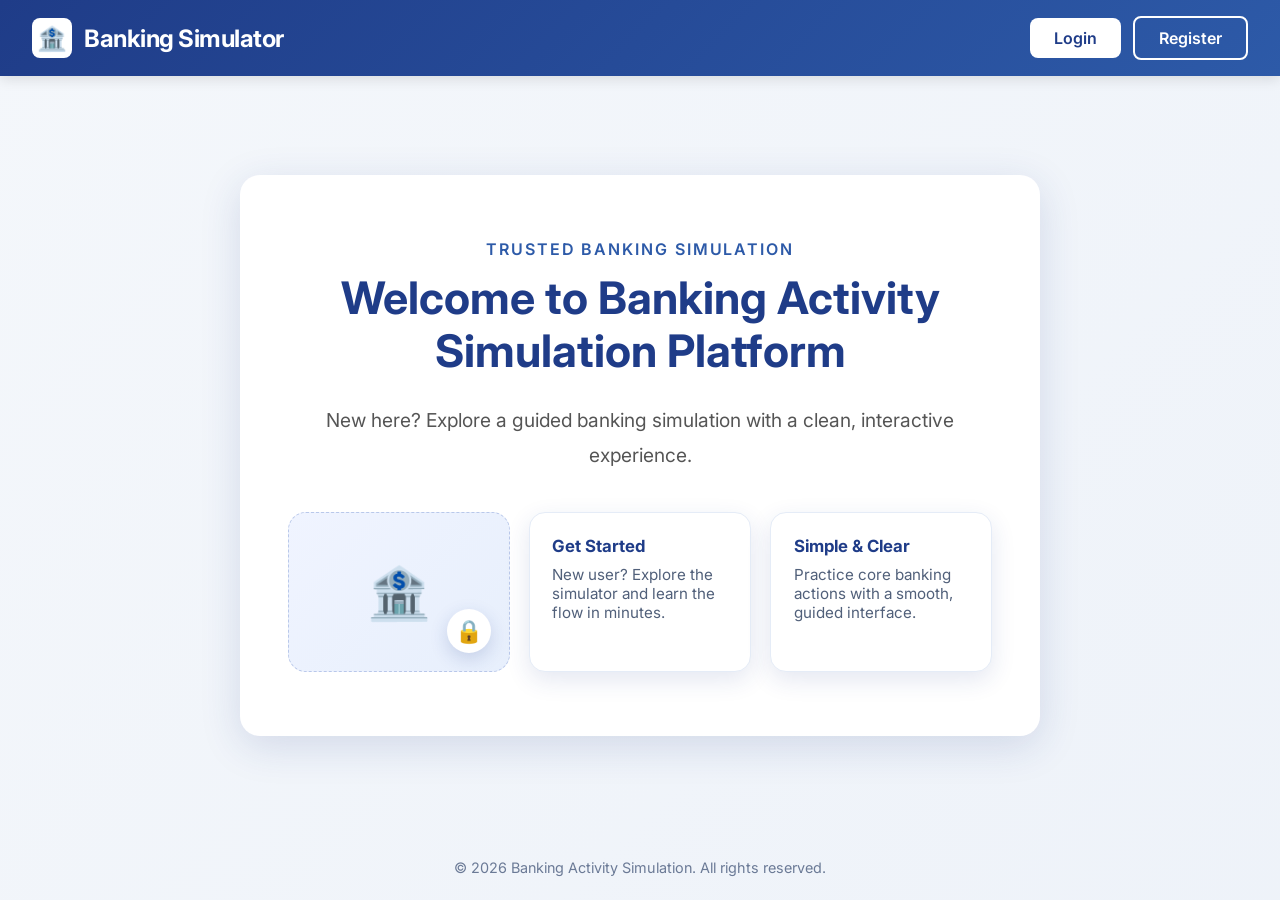
<file: target/classes/public/index.html>
<!DOCTYPE html>
<html lang="en">
<head>
    <meta charset="UTF-8">
    <meta name="viewport" content="width=device-width, initial-scale=1.0">
    <title>Banking Simulator - Home</title>
    <link rel="stylesheet" href="style.css">
    <style>
        /* Landing Page Specific Styles */
        .landing-page {
            min-height: 100vh;
            display: flex;
            flex-direction: column;
            background: linear-gradient(135deg, #f4f7fb 0%, #e8eef7 100%);
            background-size: 200% 200%;
            animation: gradientDrift 12s ease-in-out infinite;
        }

        /* Navigation Bar */
        .navbar {
            background: linear-gradient(135deg, #1f3c88 0%, #2d5aa8 100%);
            padding: 1rem 2rem;
            display: flex;
            justify-content: space-between;
            align-items: center;
            box-shadow: 0 4px 12px rgba(0, 0, 0, 0.1);
        }

        .navbar-left {
            display: flex;
            align-items: center;
            gap: 12px;
        }

        .bank-logo {
            width: 40px;
            height: 40px;
            background: white;
            border-radius: 8px;
            display: flex;
            align-items: center;
            justify-content: center;
            font-size: 24px;
        }

        .navbar-brand {
            color: white;
            font-size: 1.5rem;
            font-weight: 700;
            letter-spacing: -0.5px;
        }

        .navbar-right {
            display: flex;
            gap: 12px;
            align-items: center;
        }

        .nav-btn {
            padding: 10px 24px;
            border: none;
            border-radius: 8px;
            font-size: 1rem;
            font-weight: 600;
            cursor: pointer;
            transition: all 0.3s ease;
            text-decoration: none;
            display: inline-block;
        }

        .btn-login {
            background: white;
            color: #1f3c88;
        }

        .btn-login:hover {
            background: #f0f4ff;
            transform: translateY(-2px);
            box-shadow: 0 4px 12px rgba(255, 255, 255, 0.3);
        }

        .btn-register {
            background: transparent;
            color: white;
            border: 2px solid white;
        }

        .btn-register:hover {
            background: white;
            color: #1f3c88;
            transform: translateY(-2px);
            box-shadow: 0 4px 12px rgba(255, 255, 255, 0.3);
        }

        .btn-logout {
            background: #ff4757;
            color: white;
        }

        .btn-logout:hover {
            background: #ee2b3c;
            transform: translateY(-2px);
            box-shadow: 0 4px 12px rgba(255, 71, 87, 0.3);
        }

        /* Hero Section */
        .hero-section {
            flex: 1;
            display: flex;
            align-items: center;
            justify-content: center;
            padding: 2rem;
        }

        .hero-content {
            max-width: 800px;
            text-align: center;
            background: white;
            padding: 4rem 3rem;
            border-radius: 20px;
            box-shadow: 0 10px 40px rgba(31, 60, 136, 0.15);
            animation: slideUpFade 0.8s ease both;
        }

        .hero-subtitle {
            font-size: 1rem;
            letter-spacing: 0.12em;
            text-transform: uppercase;
            color: #2d5aa8;
            font-weight: 600;
            margin-bottom: 0.8rem;
        }

        .hero-title {
            font-size: 2.8rem;
            color: #1f3c88;
            margin-bottom: 1.5rem;
            font-weight: 700;
            line-height: 1.2;
        }

        .hero-description {
            font-size: 1.2rem;
            color: #555;
            line-height: 1.8;
            margin-bottom: 1rem;
        }

        .features-list {
            display: flex;
            flex-wrap: wrap;
            justify-content: center;
            gap: 1rem;
            margin-top: 2rem;
        }

        .home-extras {
            margin-top: 2.5rem;
            display: grid;
            grid-template-columns: repeat(auto-fit, minmax(220px, 1fr));
            gap: 1.2rem;
        }

        .extra-card {
            background: #ffffff;
            border-radius: 16px;
            padding: 1.4rem;
            text-align: left;
            box-shadow: 0 8px 24px rgba(31, 60, 136, 0.12);
            border: 1px solid #e5ecf7;
            transition: transform 0.3s ease, box-shadow 0.3s ease;
        }

        .extra-card:hover {
            transform: translateY(-4px);
            box-shadow: 0 12px 28px rgba(31, 60, 136, 0.18);
        }

        .extra-card h3 {
            color: #1f3c88;
            font-size: 1.05rem;
            margin-bottom: 0.6rem;
        }

        .extra-card p {
            text-align: left;
            margin-bottom: 0;
            color: #51607a;
            font-size: 0.95rem;
        }

        .illustration-card {
            display: flex;
            align-items: center;
            justify-content: center;
            min-height: 160px;
            background: linear-gradient(135deg, #f0f4ff 0%, #e7effc 100%);
            border-radius: 18px;
            border: 1px dashed #b9c8ea;
            position: relative;
            overflow: hidden;
        }

        .illustration-icon {
            font-size: 3.2rem;
            animation: floatUp 3s ease-in-out infinite;
        }

        .lock-badge {
            position: absolute;
            right: 18px;
            bottom: 18px;
            width: 44px;
            height: 44px;
            background: white;
            border-radius: 50%;
            display: flex;
            align-items: center;
            justify-content: center;
            font-size: 1.4rem;
            color: #1f3c88;
            box-shadow: 0 6px 18px rgba(31, 60, 136, 0.18);
            animation: pulseSoft 2.6s ease-in-out infinite;
        }

        .stat-row {
            display: flex;
            justify-content: space-between;
            gap: 1rem;
            margin-top: 1.5rem;
            flex-wrap: wrap;
        }

        .stat-pill {
            flex: 1;
            min-width: 140px;
            background: #f7f9fe;
            border-radius: 999px;
            padding: 0.7rem 1rem;
            font-weight: 600;
            color: #1f3c88;
            display: flex;
            align-items: center;
            justify-content: center;
            gap: 0.4rem;
            border: 1px solid #d9e3f6;
            transition: transform 0.3s ease;
            animation: slideUpFade 0.7s ease both;
        }

        .stat-pill:hover {
            transform: translateY(-2px);
        }

        .stat-row .stat-pill:nth-child(1) { animation-delay: 0.06s; }
        .stat-row .stat-pill:nth-child(2) { animation-delay: 0.12s; }
        .stat-row .stat-pill:nth-child(3) { animation-delay: 0.18s; }

        .page-footer {
            text-align: center;
            color: #6b7a96;
            padding: 1.5rem 1rem;
            margin-top: auto;
            font-size: 0.9rem;
        }

        .feature-item {
            background: linear-gradient(135deg, #f0f4ff 0%, #e8eef7 100%);
            padding: 0.8rem 1.5rem;
            border-radius: 12px;
            font-weight: 500;
            color: #1f3c88;
            border: 2px solid #d0dcf5;
            transition: all 0.3s ease;
            animation: slideUpFade 0.7s ease both;
        }

        .feature-item:hover {
            transform: translateY(-3px);
            box-shadow: 0 6px 20px rgba(31, 60, 136, 0.15);
        }

        .features-list .feature-item:nth-child(1) { animation-delay: 0.05s; }
        .features-list .feature-item:nth-child(2) { animation-delay: 0.1s; }
        .features-list .feature-item:nth-child(3) { animation-delay: 0.15s; }
        .features-list .feature-item:nth-child(4) { animation-delay: 0.2s; }
        .features-list .feature-item:nth-child(5) { animation-delay: 0.25s; }

        .home-extras > * {
            animation: slideUpFade 0.7s ease both;
        }

        .home-extras > :nth-child(1) { animation-delay: 0.05s; }
        .home-extras > :nth-child(2) { animation-delay: 0.12s; }
        .home-extras > :nth-child(3) { animation-delay: 0.18s; }

        /* Responsive Design */
        @media (max-width: 768px) {
            .navbar {
                padding: 1rem;
                flex-direction: column;
                gap: 1rem;
            }

            .navbar-brand {
                font-size: 1.3rem;
            }

            .navbar-right {
                width: 100%;
                justify-content: center;
            }

            .nav-btn {
                flex: 1;
                text-align: center;
            }

            .hero-content {
                padding: 2.5rem 1.5rem;
            }

            .hero-title {
                font-size: 2rem;
            }

            .hero-description {
                font-size: 1rem;
            }

            .features-list {
                flex-direction: column;
            }

            .feature-item {
                width: 100%;
            }

            .stat-row {
                flex-direction: column;
            }
        }

        @media (max-width: 480px) {
            .bank-logo {
                width: 32px;
                height: 32px;
                font-size: 20px;
            }

            .navbar-brand {
                font-size: 1.1rem;
            }

            .hero-title {
                font-size: 1.6rem;
            }

            .hero-description {
                font-size: 0.95rem;
            }
        }

        @keyframes floatUp {
            0%, 100% {
                transform: translateY(0);
            }
            50% {
                transform: translateY(-10px);
            }
        }

        @keyframes pulseSoft {
            0%, 100% {
                transform: scale(1);
                box-shadow: 0 6px 18px rgba(31, 60, 136, 0.18);
            }
            50% {
                transform: scale(1.06);
                box-shadow: 0 10px 26px rgba(31, 60, 136, 0.22);
            }
        }

        @keyframes gradientDrift {
            0% {
                background-position: 0% 50%;
            }
            50% {
                background-position: 100% 50%;
            }
            100% {
                background-position: 0% 50%;
            }
        }

        @keyframes slideUpFade {
            from {
                opacity: 0;
                transform: translateY(16px);
            }
            to {
                opacity: 1;
                transform: translateY(0);
            }
        }
    </style>
</head>
<body class="landing-page">
    <!-- Navigation Bar -->
    <nav class="navbar">
        <div class="navbar-left">
            <div class="bank-logo">🏦</div>
            <div class="navbar-brand">Banking Simulator</div>
        </div>
        <div class="navbar-right">
            <a href="/auth/login.html" class="nav-btn btn-login">Login</a>
            <a href="/auth/register.html" class="nav-btn btn-register">Register</a>
        </div>
    </nav>

    <!-- Hero Section -->
    <main class="hero-section">
        <div class="hero-content">
            <div class="hero-subtitle">Trusted Banking Simulation</div>
            <h1 class="hero-title">Welcome to Banking Activity Simulation Platform</h1>
            <p class="hero-description">
                New here? Explore a guided banking simulation with a clean, interactive experience.
            </p>
            <div class="home-extras">
                <div class="illustration-card">
                    <div class="illustration-icon">🏦</div>
                    <div class="lock-badge">🔒</div>
                </div>
                <div class="extra-card">
                    <h3>Get Started</h3>
                    <p>New user? Explore the simulator and learn the flow in minutes.</p>
                </div>
                <div class="extra-card">
                    <h3>Simple & Clear</h3>
                    <p>Practice core banking actions with a smooth, guided interface.</p>
                </div>
            </div>
        </div>
    </main>
    <footer class="page-footer">© 2026 Banking Activity Simulation. All rights reserved.</footer>
</body>
</html>
</file>
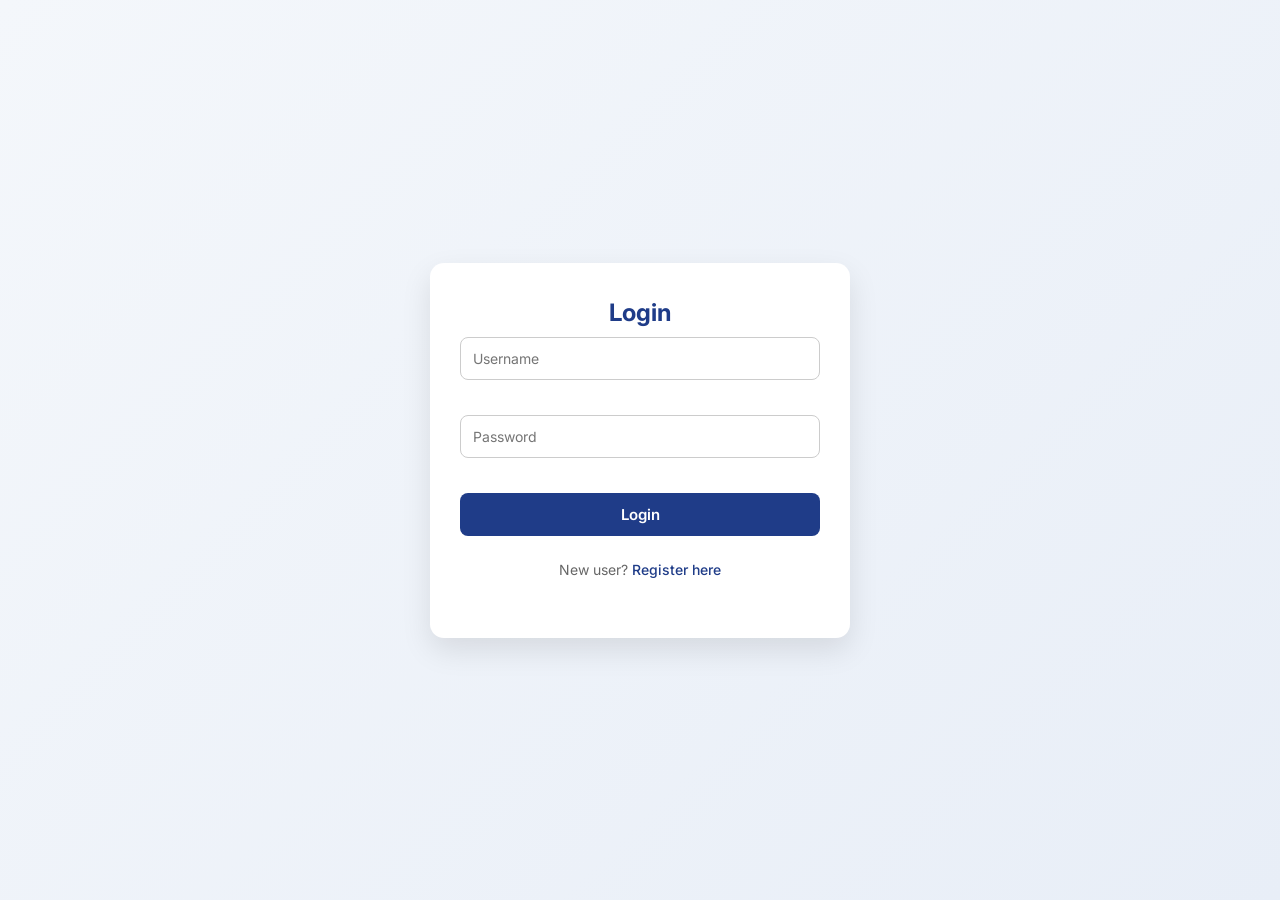
<file: target/classes/public/auth/login.html>
<!DOCTYPE html>
<html>
<head>
	 <title>Login</title>
	<link rel="stylesheet" href="auth.css">
	
   
</head>
<body>
  <div class="auth-container">
    <h2>Login</h2>

    <input type="text" id="username" placeholder="Username"><br><br>
    <input type="password" id="password" placeholder="Password"><br><br>

    <button onclick="login()">Login</button>

    <p id="msg" style="color:red;"></p>

    <p class="link">
      New user? <a href="register.html">Register here</a>
    </p>
  </div>

  <script src="auth.js"></script>
</body>

</html>
</file>
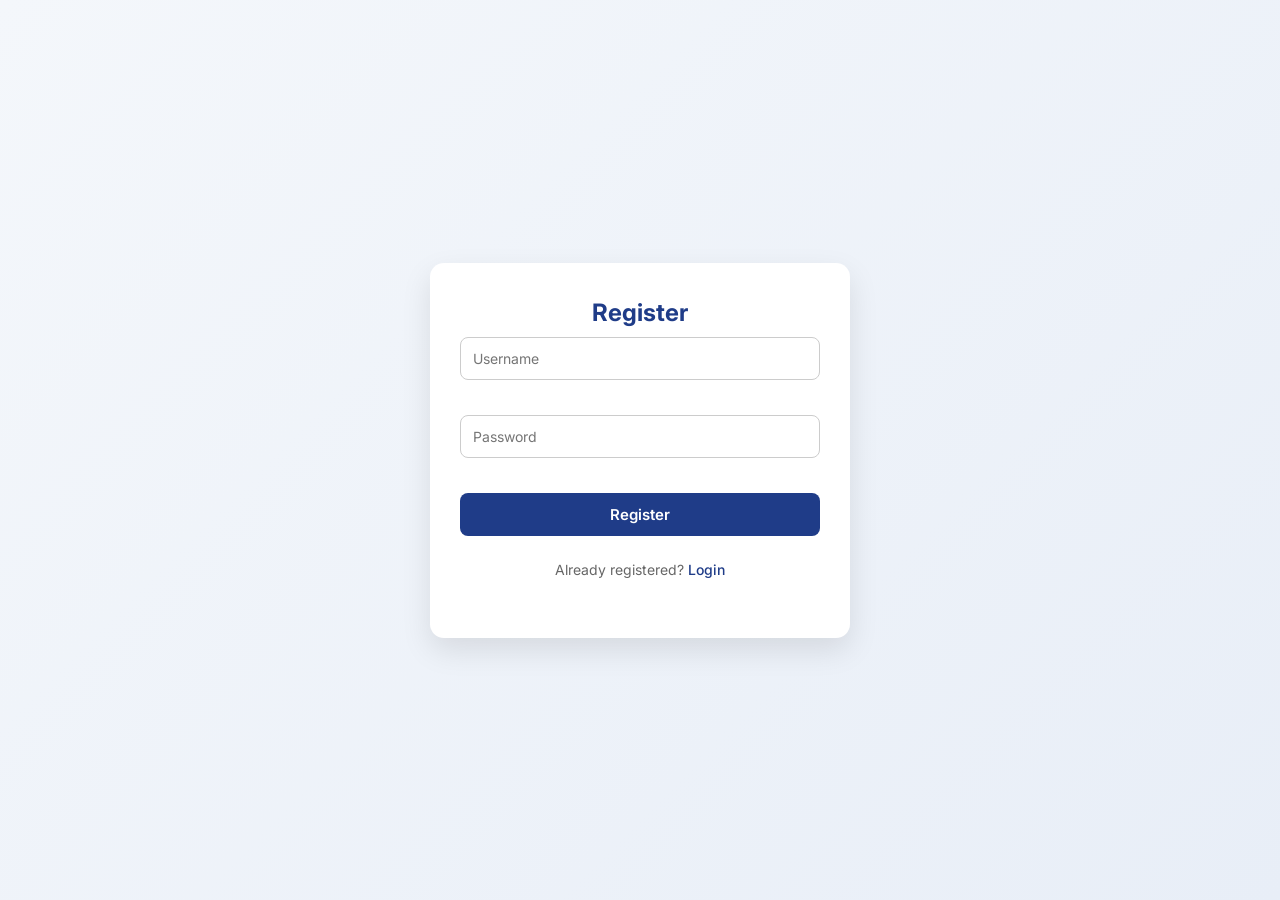
<file: target/classes/public/auth/register.html>
<!DOCTYPE html>
<html>
<head>
	<title>Register</title>
	<link rel="stylesheet" href="auth.css">
	
    
</head>
<body>
  <div class="auth-container">
    <h2>Register</h2>

    <input type="text" id="username" placeholder="Username"><br><br>
    <input type="password" id="password" placeholder="Password"><br><br>

    <button onclick="register()">Register</button>

    <p id="msg" style="color:green;"></p>

    <p class="link">
      Already registered? <a href="login.html">Login</a>
    </p>
  </div>

  <script src="auth.js"></script>
</body>

</html>
</file>
<file: target/classes/public/style.css>
/* body{
    font-family: Arial, Helvetica, sans-serif;
    margin: 20px;
}
button{
    margin: 5px;
    padding: 8px 12px;
    cursor: pointer;
}
.section{
    display: none;
    margin-top: :20px;

}
input{
    margin: 5px;
    padding: 8px;
} */

/* Google Font */
@import url('https://fonts.googleapis.com/css2?family=Inter:wght@400;500;600;700&display=swap');

/* Reset */
* {
    margin: 0;
    padding: 0;
    box-sizing: border-box;
    font-family: 'Inter', sans-serif;
}

/* Body */
body {
    background: linear-gradient(135deg, #f4f7fb, #e8eef7);
    color: #333;
    padding: 40px 20px;
}

body.dashboard-page,
body.landing-page {
    padding: 0;
    min-height: 100vh;
}

/* Navbar (Dashboard) */
.navbar {
    background: linear-gradient(135deg, #1f3c88 0%, #2d5aa8 100%);
    padding: 1rem 2rem;
    display: flex;
    justify-content: space-between;
    align-items: center;
    box-shadow: 0 4px 12px rgba(0, 0, 0, 0.1);
}

.navbar-left {
    display: flex;
    align-items: center;
    gap: 12px;
}

.bank-logo {
    width: 40px;
    height: 40px;
    background: white;
    border-radius: 8px;
    display: flex;
    align-items: center;
    justify-content: center;
    font-size: 24px;
}

.navbar-brand {
    color: white;
    font-size: 1.5rem;
    font-weight: 700;
    letter-spacing: -0.5px;
}

.navbar-right {
    display: flex;
    gap: 12px;
    align-items: center;
}

.nav-btn {
    padding: 10px 24px;
    border: none;
    border-radius: 8px;
    font-size: 1rem;
    font-weight: 600;
    cursor: pointer;
    transition: all 0.3s ease;
    text-decoration: none;
    display: inline-block;
}

.btn-logout {
    background: #ff4757;
    color: white;
}

.btn-logout:hover {
    background: #ee2b3c;
    transform: translateY(-2px);
    box-shadow: 0 4px 12px rgba(255, 71, 87, 0.3);
}

.dashboard-content {
    padding: 30px 20px 40px;
}

/* Headings */
h1 {
    text-align: center;
    margin-bottom: 10px;
    color: #1f3c88;
}

p {
    text-align: center;
    margin-bottom: 30px;
    color: #555;
}

/* Welcome Header */
.welcome-header {
    text-align: center;
    margin-bottom: 2.5rem;
    animation: slideUpFade 0.6s ease;
}

.welcome-header h1 {
    font-size: 2.2rem;
    margin-bottom: 0.8rem;
    font-weight: 700;
}

.welcome-header p {
    font-size: 1.1rem;
    color: #666;
    max-width: 600px;
    margin: 0 auto;
}

/* Action Grid */
.action-grid {
    display: grid;
    grid-template-columns: repeat(auto-fit, minmax(220px, 1fr));
    gap: 1rem;
    margin-bottom: 2rem;
    animation: slideUpFade 0.7s ease;
}

.action-btn {
    display: flex;
    flex-direction: column;
    align-items: center;
    justify-content: center;
    gap: 0.7rem;
    padding: 1.3rem 1rem;
    background: white;
    border: 2px solid transparent;
    border-radius: 12px;
    cursor: pointer;
    box-shadow: 0 4px 16px rgba(31, 60, 136, 0.1);
    transition: all 0.3s ease;
    font-size: 0.95rem;
    font-weight: 600;
    color: #1f3c88;
    text-decoration: none;
    position: relative;
    overflow: hidden;
}

.action-btn::before {
    content: '';
    position: absolute;
    top: 0;
    left: -100%;
    width: 100%;
    height: 3px;
    background: linear-gradient(90deg, #1f3c88, #2d5aa8);
    transition: left 0.3s ease;
}

.action-btn:hover {
    transform: translateY(-5px);
    box-shadow: 0 10px 24px rgba(31, 60, 136, 0.15);
    border-color: #d0dcf5;
}

.action-btn:hover::before {
    left: 0;
}

.action-btn:active {
    transform: translateY(-2px);
}

.btn-icon {
    font-size: 2.2rem;
    display: block;
    animation: floatUp 3s ease-in-out infinite;
}

.btn-text {
    font-size: 0.9rem;
    font-weight: 600;
    white-space: normal;
    text-align: center;
    line-height: 1.3;
}

/* Button Container (for backward compatibility) */
.button-container {
    display: flex;
    flex-wrap: wrap;
    justify-content: center;
    gap: 15px;
    margin-bottom: 30px;
}

/* Buttons */
button {
    background: #1f3c88;
    color: white;
    border: none;
    padding: 12px 18px;
    border-radius: 8px;
    cursor: pointer;
    font-size: 14px;
    font-weight: 500;
    transition: all 0.3s ease;
}

button:hover {
    background: #163172;
    transform: translateY(-2px);
    box-shadow: 0 6px 15px rgba(31, 60, 136, 0.3);
}

/* Sections (Cards) */
.section {
    display: none;
    max-width: 450px;
    margin: 30px auto;
    background: #ffffff;
    padding: 25px;
    border-radius: 12px;
    box-shadow: 0 8px 25px rgba(0, 0, 0, 0.08);
    animation: fadeIn 0.4s ease;
}

/* Wide Section for View All Accounts */
#viewall.section {
    max-width: 92%;
    padding: 45px 55px;
    background: #fafbfd;
    box-shadow: 0 8px 32px rgba(31, 60, 136, 0.08);
}

#viewall.section h2 {
    font-size: 1.9rem;
    margin-bottom: 30px;
    color: #1f3c88;
    font-weight: 700;
    text-align: left;
    letter-spacing: -0.5px;
}

#viewall.section button {
    margin-bottom: 20px;
    padding: 14px 32px;
    font-size: 15px;
    font-weight: 600;
    background: linear-gradient(135deg, #1f3c88 0%, #2d5aa8 100%);
    color: white;
    border: none;
    border-radius: 10px;
    cursor: pointer;
    transition: all 0.3s ease;
    box-shadow: 0 4px 12px rgba(31, 60, 136, 0.2);
}

#viewall.section button:hover {
    transform: translateY(-2px);
    box-shadow: 0 6px 20px rgba(31, 60, 136, 0.3);
}

/* Section Headings */
.section h2 {
    text-align: center;
    margin-bottom: 20px;
    color: #1f3c88;
}

/* Inputs */
input {
    width: 100%;
    padding: 12px;
    margin-bottom: 15px;
    border-radius: 8px;
    border: 1px solid #ccc;
    font-size: 14px;
    transition: border 0.3s ease;
}

input:focus {
    outline: none;
    border-color: #1f3c88;
}

/* Result Text */
#create-result,
#deposit-result,
#withdraw-result,
#transfer-result25px;
    width: 100%;
    border-radius: 16px;
    overflow: hidden;
    box-shadow: 0 4px 16px rgba(31, 60, 136, 0.08);
    background: white;
    animation: fadeInTable 0.6s ease;
}

/* Placeholder Message */
.table-placeholder {
    text-align: center;
    padding: 60px 40px;
    color: #7f8c8d;
    font-size: 16px;
    font-weight: 500;
    background: white;
    border-radius: 16px;
    box-shadow: 0 2px 8px rgba(0, 0, 0, 0.05);
}

@keyframes fadeInTable {
    from {
        opacity: 0;
        transform: translateY(20px);
    }
    to {
        opacity: 1;
        transform: translateY(0);
    }
}

/* Preformatted Output */
pre {
    background: #f4f7fb;
    padding: 15px;
    border-radius: 8px;
    font-size: 13px;
    overflow-x: auto;
}

/* Old Table Container - Remove Duplicate */

.account-detail-card {
    background: white;
    border-radius: 12px;
    padding: 24px;
    box-shadow: 0 4px 16px rgba(31, 60, 136, 0.12);
    border: 1px solid #e5ecf7;
    animation: slideUpFade 0.5s ease;
}

.detail-row {
    display: flex;
    justify-content: space-between;
    align-items: center;
    padding: 14px 0;
    border-bottom: 1px solid #f0f3f8;
    transition: background 0.2s ease;
}

.detail-row:last-child {
    border-bottom: none;
}

.detail-row:hover {
    background: #f9fbfd;
    padding-left: 12px;
    padding-right: 12px;
    margin: 0 -12px;
    border-radius: 8px;
}

.detail-row.highlight {
    background: linear-gradient(135deg, #f0f4ff 0%, #e8eef7 100%);
    padding: 16px 12px;
    border-radius: 8px;
    margin: 8px 0;
    border-bottom: none;
}

.detail-label {
    font-weight: 600;
    color: #1f3c88;
    font-size: 13px;
    text-transform: uppercase;
    letter-spacing: 0.5px;
    min-width: 150px;
}

.detail-value {
    color: #333;
    font-size: 16px;
    text-align: right;
    flex: 1;
    word-break: break-word;
}

.detail-value.balance {
    color: #1f3c88;
    font-weight: 700;
    font-size: 18px;
}

/* Sort Controls */
.sort-controls {
    margin-bottom: 20px;
    display: flex;
    gap: 10px;
}

.sort-btn {
    padding: 10px 18px;
    background: linear-gradient(135deg, #f0f4f8 0%, #e8eef7 100%);
    border: 2px solid #d5dce6;
    color: #2c3e50;
    border-radius: 8px;
    font-weight: 600;
    font-size: 13px;
    cursor: pointer;
    transition: all 0.3s ease;
    letter-spacing: 0.5px;
}

.sort-btn:hover {
    background: linear-gradient(135deg, #e8eef7 0%, #dfe9f3 100%);
    border-color: #1f3c88;
    color: #1f3c88;
    transform: translateY(-2px);
}

.sort-btn.active {
    background: linear-gradient(135deg, #1f3c88 0%, #2d5aa8 100%);
    color: white;
    border-color: #1f3c88;
    box-shadow: 0 4px 12px rgba(31, 60, 136, 0.25);
}

.accounts-table th {
    padding: 20px 24px;
    text-align: left;
    letter-spacing: 0.5px;
    text-transform: uppercase;
    font-size: 11px;
    font-weight: 700;
    color: #2c3e50;
    border-bottom: 2px solid #d5dce6;
    cursor: pointer;
    user-select: none;
    transition: all 0.2s ease;
}

.accounts-table th:hover {
    background: linear-gradient(135deg, #e8eef7 0%, #dfe9f3 100%);
    color: #1f3c88;
}

/* Professional Accounts Table */

.accounts-table th:nth-child(1) { 
    width: 18%; 
    text-align: center;
}
.accounts-table th:nth-child(2) { width: 28%; }
.accounts-table th:nth-child(3) { width: 32%; }
.accounts-table th:nth-child(4) { 
    width: 22%; 
    text-align: right;
}

.accounts-table tbody tr {
    border-bottom: 1px solid #f0f3f8;
    transition: all 0.2s ease;
}

.accounts-table tbody tr:hover {
    background: linear-gradient(90deg, #f8fbff 0%, #ffffff 100%);
    box-shadow: 0 2px 8px rgba(31, 60, 136, 0.06);
    transform: scale(1.002);
}

.accounts-table tbody tr:last-child {
    border-bottom: none;
}

.accounts-table tbody tr.even {
    background: #ffffff;
}

.accounts-table tbody tr.odd {
    background: #fafcff;
}

.accounts-table td {
    padding: 18px 24px;
    color: #34495e;
    vertical-align: middle;
    font-weight: 500;
    font-size: 14px;
    letter-spacing: 0.2px;
}

.accounts-table td:nth-child(1) {
    text-align: center;
    font-weight: 600;
    color: #1f3c88;
}

.accounts-table td:nth-child(2),
.accounts-table td:nth-child(3) {
    text-align: left;
}

.accounts-table td:nth-child(4) {
    text-align: right;
    font-weight: 700;
    color: #1f3c88;
    font-size: 15px;
}

.accounts-table td strong {
    font-weight: 700;
}

/* Divider */
hr {
    border: none;
    height: 1px;
    background: #ddd;
    margin: 30px 0;
}

/* Animation */
@keyframes fadeIn {
    from {
        opacity: 0;
        transform: translateY(10px);
    }
    to {
        opacity: 1;
        transform: translateY(0);
    }
}

/* Responsive */
@media (max-width: 768px) {
    .navbar {
        padding: 1rem;
        flex-direction: column;
        gap: 1rem;
    }

    .navbar-brand {
        font-size: 1.3rem;
    }

    .navbar-right {
        width: 100%;
        justify-content: center;
    }

    .nav-btn {
        flex: 1;
        text-align: center;
    }

    .welcome-header h1 {
        font-size: 1.8rem;
    }

    .welcome-header p {
        font-size: 1rem;
    }

    .action-grid {
        grid-template-columns: repeat(auto-fit, minmax(200px, 1fr));
        gap: 1rem;
        margin-bottom: 1.5rem;
    }

    .action-btn {
        padding: 1.1rem 0.8rem;
        gap: 0.6rem;
    }

    .btn-icon {
        font-size: 1.9rem;
    }

    .btn-text {
        font-size: 0.85rem;
    }
}

@media (max-width: 500px) {
    body:not(.landing-page):not(.dashboard-page) {
        padding: 20px 10px;
    }

    .welcome-header h1 {
        font-size: 1.5rem;
        margin-bottom: 0.6rem;
    }

    .welcome-header p {
        font-size: 0.95rem;
    }

    .action-grid {
        grid-template-columns: 1fr;
        gap: 0.8rem;
        margin-bottom: 1.5rem;
    }

    .action-btn {
        padding: 0.9rem 0.6rem;
        gap: 0.5rem;
    }

    .btn-text {
        font-size: 0.8rem;
    }

    /* Mobile Card View for Table */
    .accounts-table thead {
        display: none;
    }
    
    .accounts-table,
    .accounts-table tbody,
    .accounts-table tr,
    .accounts-table td {
        display: block;
        width: 100%;
    }
    
    .accounts-table tr {
        margin-bottom: 15px;
        border-radius: 12px;
        border: 1px solid #e8eef7;
        box-shadow: 0 2px 8px rgba(0, 0, 0, 0.05);
        overflow: hidden;
    }
    
    .accounts-table td {
        text-align: left !important;
        padding: 12px 20px;
        border-bottom: 1px solid #f0f3f8;
        position: relative;
        padding-left: 45%;
    }
    
    .accounts-table td:last-child {
        border-bottom: none;
    }
    
    .accounts-table td::before {
        content: attr(data-label);
        position: absolute;
        left: 20px;
        font-weight: 700;
        text-transform: uppercase;
        font-size: 11px;
        color: #7f8c8d;
        letter-spacing: 0.5px;
    }

    #viewall.section {
        max-width: 98%;
        padding: 25px 20px;
    }

    button {
        width: 100%;
    }

    .button-container {
        flex-direction: column;
    }

    /* Table Responsive */
    .accounts-table {
        font-size: 12px;
    }

    .accounts-table th,
    .accounts-table td {
        padding: 10px 8px;
    }
}
</file>
<file: target/classes/public/auth/auth.css>
/* Google Font */
@import url('https://fonts.googleapis.com/css2?family=Inter:wght@400;500;600;700&display=swap');

/* Reset */
* {
    margin: 0;
    padding: 0;
    box-sizing: border-box;
    font-family: 'Inter', sans-serif;
}

/* Body */
body {
    min-height: 100vh;
    display: flex;
    align-items: center;
    justify-content: center;
    background: linear-gradient(135deg, #f4f7fb, #e8eef7);
    color: #333;
}

/* Auth Card */
.auth-container {
    background: #ffffff;
    width: 100%;
    max-width: 420px;
    padding: 35px 30px;
    border-radius: 14px;
    box-shadow: 0 12px 30px rgba(0, 0, 0, 0.1);
    animation: fadeIn 0.4s ease;
}

/* Heading */
.auth-container h2 {
    text-align: center;
    margin-bottom: 10px;
    color: #1f3c88;
}

.auth-container p {
    text-align: center;
    margin-bottom: 25px;
    color: #666;
    font-size: 14px;
}

/* Input Fields */
.auth-container input {
    width: 100%;
    padding: 12px;
    margin-bottom: 15px;
    border-radius: 8px;
    border: 1px solid #ccc;
    font-size: 14px;
    transition: border 0.3s ease;
}

.auth-container input:focus {
    outline: none;
    border-color: #1f3c88;
}

/* Button */
.auth-container button {
    width: 100%;
    padding: 12px;
    background: #1f3c88;
    color: white;
    border: none;
    border-radius: 8px;
    cursor: pointer;
    font-size: 15px;
    font-weight: 600;
    transition: all 0.3s ease;
}

.auth-container button:hover {
    background: #163172;
    transform: translateY(-2px);
    box-shadow: 0 6px 15px rgba(31, 60, 136, 0.3);
}

/* Message */
#msg {
    margin-top: 15px;
    text-align: center;
    font-size: 14px;
    font-weight: 500;
}

/* Links */
.auth-container .link {
    margin-top: 20px;
    text-align: center;
    font-size: 14px;
}

.auth-container .link a {
    color: #1f3c88;
    text-decoration: none;
    font-weight: 500;
}

.auth-container .link a:hover {
    text-decoration: underline;
}

/* Animation */
@keyframes fadeIn {
    from {
        opacity: 0;
        transform: translateY(12px);
    }
    to {
        opacity: 1;
        transform: translateY(0);
    }
}

/* Responsive */
@media (max-width: 480px) {
    .auth-container {
        margin: 20px;
        padding: 30px 20px;
    }
}
</file>
